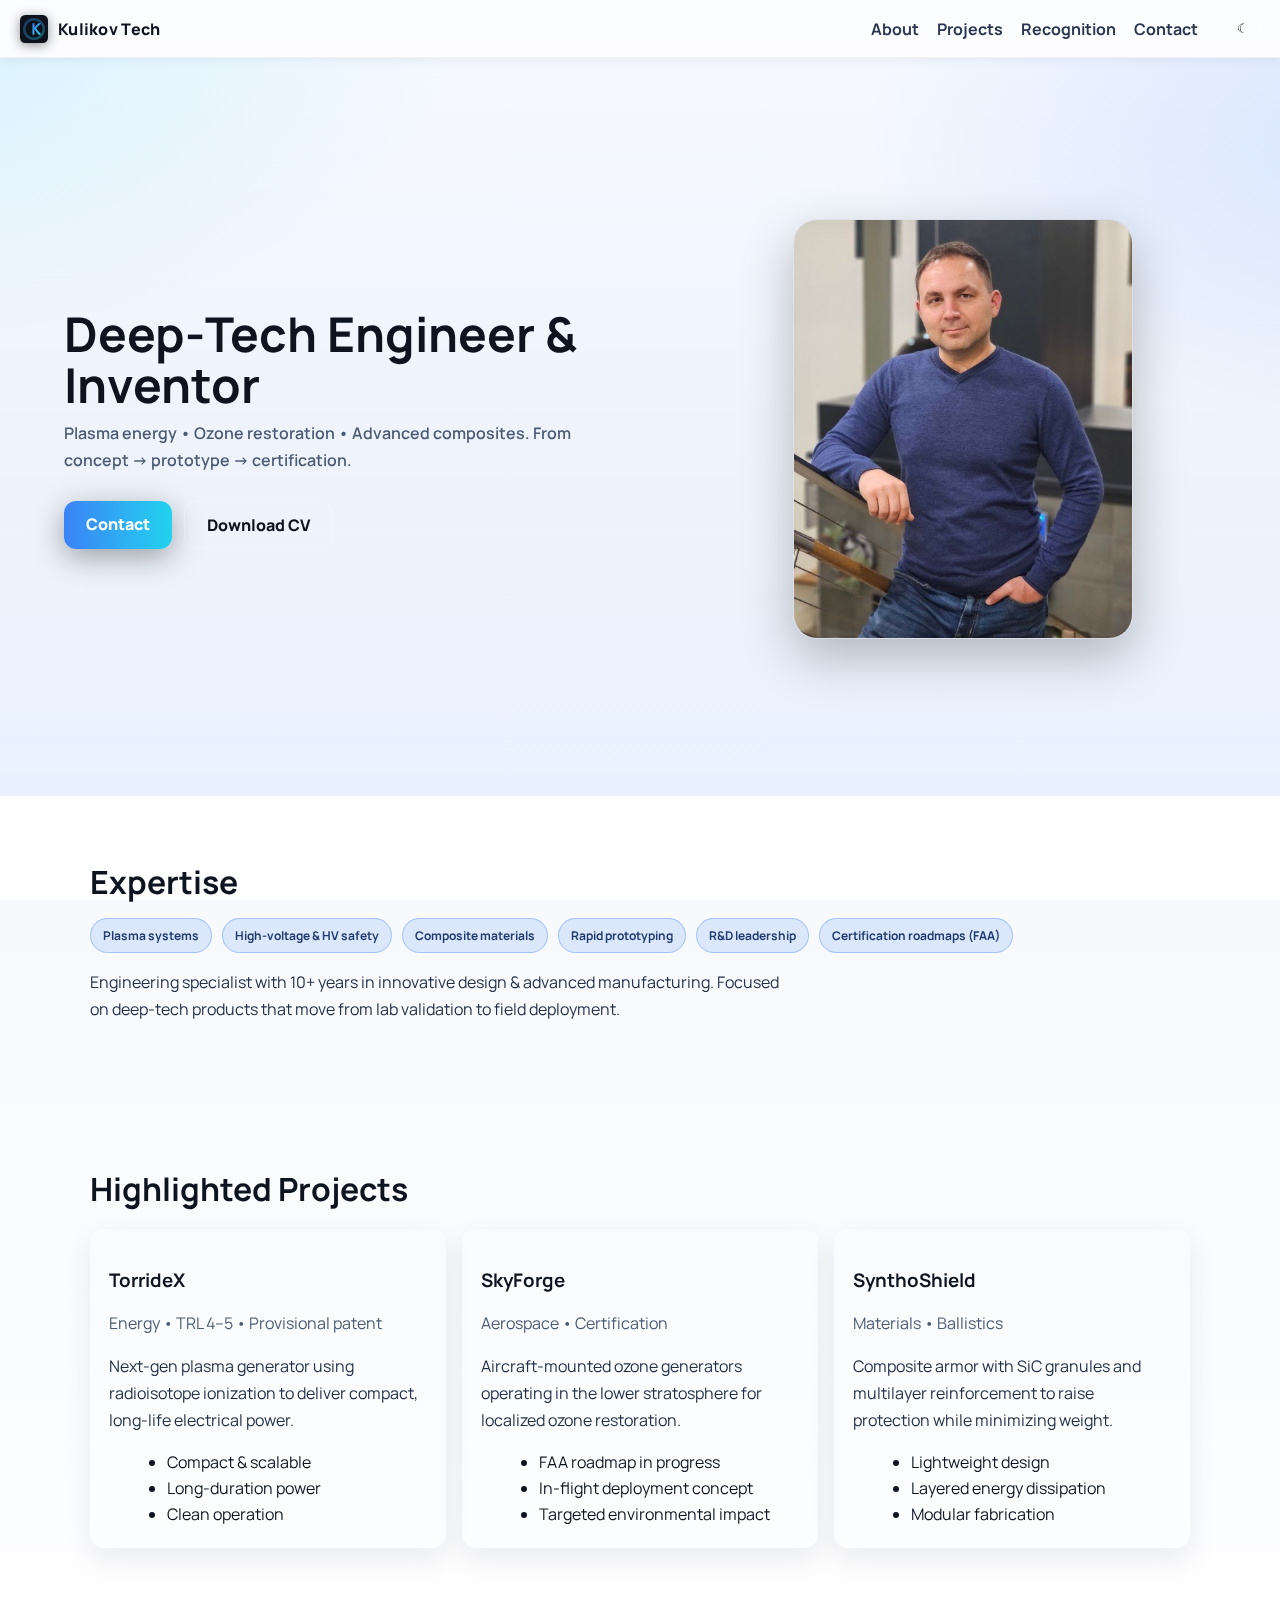
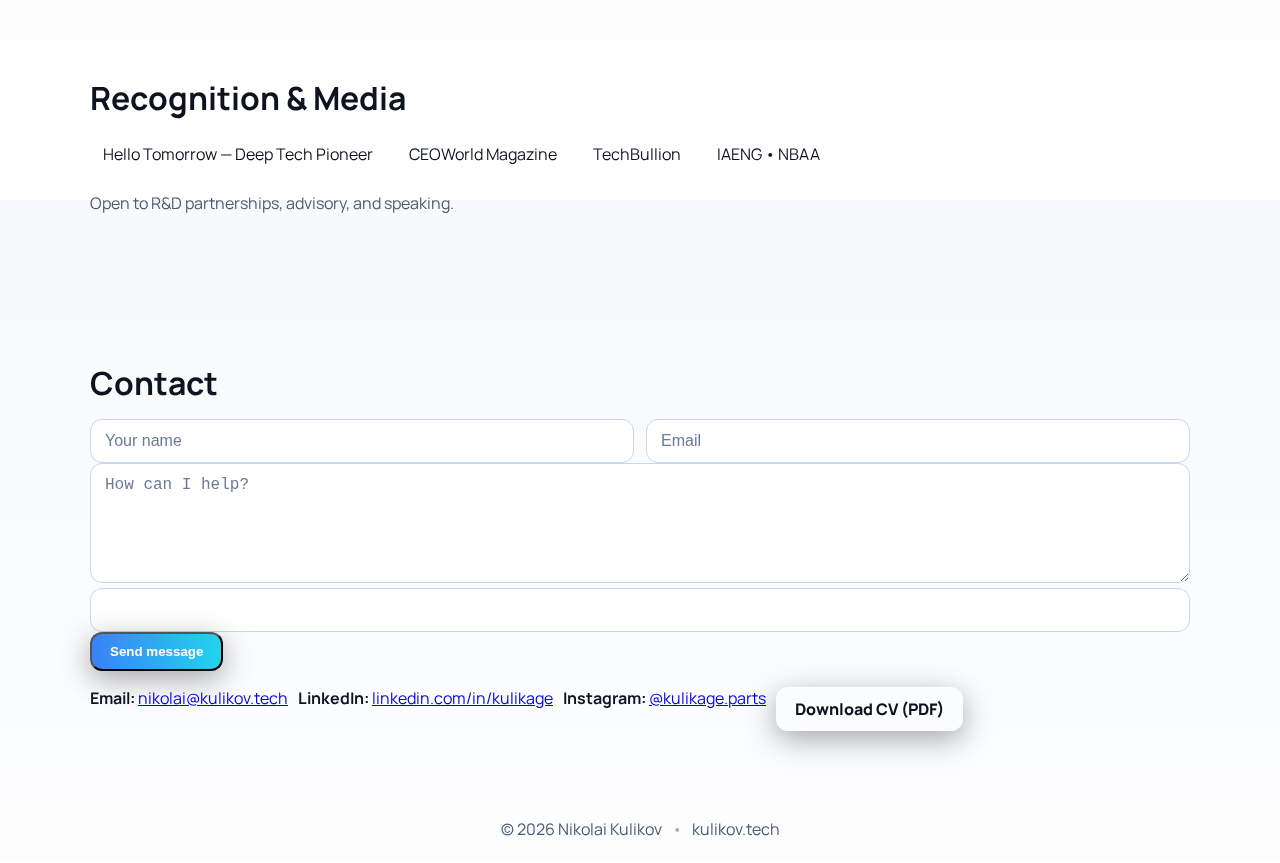
<file: index.html>
<!DOCTYPE html>
<html lang="en">
<head>
  <meta charset="utf-8" />
  <meta name="viewport" content="width=device-width, initial-scale=1" />
  <title>Nikolai Kulikov — Deep‑Tech Engineer & Inventor</title>
  <meta name="description" content="Deep‑tech engineer building plasma-based power systems, aircraft ozone generators, and advanced composite armor. Hello Tomorrow Deep Tech Pioneer."/>
  <meta name="theme-color" content="#0e131b"/>
  <meta property="og:title" content="Nikolai Kulikov — Deep‑Tech Engineer & Inventor">
  <meta property="og:description" content="Plasma energy • Ozone restoration • Advanced composites. From concept → prototype → certification.">
  <meta property="og:type" content="website">
  <meta property="og:image" content="assets/preview.png">
  <meta property="og:url" content="https://kulikov.tech">
  <link rel="icon" href="assets/favicon.svg">
  <link rel="manifest" href="manifest.json">
  <link rel="preconnect" href="https://fonts.gstatic.com" crossorigin>
  <link href="https://fonts.googleapis.com/css2?family=Manrope:wght@400;600;800&display=swap" rel="stylesheet">
  <link rel="stylesheet" href="styles.css" />
  <script type="application/ld+json">
  {
    "@context": "https://schema.org",
    "@type": "Person",
    "name": "Nikolai Kulikov",
    "jobTitle": "Deep-Tech Engineer & Inventor",
    "url": "https://kulikov.tech",
    "email": "mailto:nikolai@kulikov.tech",
    "image": "https://kulikov.tech/assets/photo.jpg",
    "sameAs": ["https://www.linkedin.com/in/kulicage","https://instagram.com/kulicage"],
    "knowsAbout": ["Plasma energy","Ozone generators","Composite armor","Aerospace certification"],
    "award": ["Hello Tomorrow Deep Tech Pioneer"]
  }
  </script>
</head>
<body>
  <header class="site-header">
    <a class="brand" href="#">
      <img class="brand-mark" src="assets/logo.svg" alt="K logo">
      <span class="brand-name">Kulikov Tech</span>
    </a>
    <button class="nav-toggle" aria-label="Open menu" id="navToggle"><span></span><span></span><span></span></button>
    <nav class="nav" id="siteNav">
      <a href="#about">About</a>
      <a href="#projects">Projects</a>
      <a href="#recognition">Recognition</a>
      <a href="#contact">Contact</a>
      <button id="themeBtn" class="theme-btn" aria-label="Toggle theme">☾</button>
    </nav>
  </header>

  <!-- HERO -->
  <section class="hero" id="home" aria-label="Intro">
    <div class="collage">
      <img src="assets/shot1.jpg" alt="" class="tile t1" loading="lazy" decoding="async">
      <img src="assets/shot2.jpg" alt="" class="tile t2" loading="lazy" decoding="async">
      <img src="assets/shot3.jpg" alt="" class="tile t3" loading="lazy" decoding="async">
      <img src="assets/shot4.jpg" alt="" class="tile t4" loading="lazy" decoding="async">
      <img src="assets/shot5.jpg" alt="" class="tile t5" loading="lazy" decoding="async">
      <img src="assets/shot6.jpg" alt="" class="tile t6" loading="lazy" decoding="async">
    </div>

    <div class="hero-inner">
      <div class="hero-text">
        <h1>Deep‑Tech Engineer & Inventor</h1>
        <p class="tagline">Plasma energy • Ozone restoration • Advanced composites. From concept → prototype → certification.</p>
        <div class="cta-row">
          <a class="hero-cta primary" href="#contact">Contact</a>
          <a class="hero-cta ghost" href="assets/Nikolai_Kulikov_CV.pdf" target="_blank" rel="noopener">Download CV</a>
        </div>
      </div>

      <div class="hero-portrait">
        <div class="portrait-frame">
          <img src="assets/photo.jpg" alt="Nikolai Kulikov portrait" loading="lazy" decoding="async">
          <div class="portrait-fallback"><img src="assets/photo.jpg" alt=""></div>
        </div>
      </div>
    </div>

 
  </section>

  <!-- EXPERTISE -->
  <section class="section" id="about">
    <div class="container">
      <h2>Expertise</h2>
      <ul class="chips">
        <li>Plasma systems</li><li>High‑voltage & HV safety</li><li>Composite materials</li>
        <li>Rapid prototyping</li><li>R&D leadership</li><li>Certification roadmaps (FAA)</li>
      </ul>
      <p class="lead">
        Engineering specialist with 10+ years in innovative design & advanced manufacturing. Focused on deep‑tech products that move from lab validation to field deployment.
      </p>
    </div>
  </section>

  <!-- PROJECTS as case cards -->
  <section class="section" id="projects">
    <div class="container">
      <h2>Highlighted Projects</h2>
      <div class="cards">
        <article class="card">
          <h3>TorrideX</h3>
          <p class="small">Energy • TRL 4–5 • Provisional patent</p>
          <p>Next‑gen plasma generator using radioisotope ionization to deliver compact, long‑life electrical power.</p>
          <ul class="facts"><li>Compact & scalable</li><li>Long‑duration power</li><li>Clean operation</li></ul>
        </article>
        <article class="card">
          <h3>SkyForge</h3>
          <p class="small">Aerospace • Certification</p>
          <p>Aircraft‑mounted ozone generators operating in the lower stratosphere for localized ozone restoration.</p>
          <ul class="facts"><li>FAA roadmap in progress</li><li>In‑flight deployment concept</li><li>Targeted environmental impact</li></ul>
        </article>
        <article class="card">
          <h3>SynthoShield</h3>
          <p class="small">Materials • Ballistics</p>
          <p>Composite armor with SiC granules and multilayer reinforcement to raise protection while minimizing weight.</p>
          <ul class="facts"><li>Lightweight design</li><li>Layered energy dissipation</li><li>Modular fabrication</li></ul>
        </article>
      </div>
    </div>
  </section>

  <!-- RECOGNITION -->
  <section class="section" id="recognition">
    <div class="container">
      <h2>Recognition & Media</h2>
      <div class="badges">
        <div class="badge">Hello Tomorrow — Deep Tech Pioneer</div>
        <div class="badge">CEOWorld Magazine</div>
        <div class="badge">TechBullion</div>
        <div class="badge">IAENG • NBAA</div>
      </div>
      <p class="note">Open to R&D partnerships, advisory, and speaking.</p>
    </div>
  </section>

  <!-- CONTACT -->
  <section class="section" id="contact">
    <div class="container contact">
      <h2>Contact</h2>
      <form class="form" action="https://formspree.io/f/xxxxxx" method="POST">
        <div class="grid">
          <input type="text" name="name" placeholder="Your name" required>
          <input type="email" name="email" placeholder="Email" required>
        </div>
        <textarea name="message" rows="5" placeholder="How can I help?" required></textarea>
        <input type="text" name="website" class="hp" tabindex="-1" autocomplete="off">
        <button class="btn" type="submit">Send message</button>
      </form>
      <ul class="links">
        <li><strong>Email:</strong> <a href="mailto:nikolai@kulikov.tech">nikolai@kulikov.tech</a></li>
        <li><strong>LinkedIn:</strong> <a href="https://linkedin.com/in/kulikage" target="_blank" rel="noopener">linkedin.com/in/kulikage</a></li>
        <li><strong>Instagram:</strong> <a href="https://instagram.com/kulikage.parts" target="_blank" rel="noopener">@kulikage.parts</a></li>
        <li><a class="btn ghost" href="assets/Nikolai_Kulikov_CV.pdf" target="_blank" rel="noopener">Download CV (PDF)</a></li>
      </ul>
    </div>
  </section>

  <footer class="site-footer">
    <div class="container">
      <span>© <span id="y"></span> Nikolai Kulikov</span>
      <span class="sep">•</span><span>kulikov.tech</span>
    </div>
  </footer>

  <script src="script.js"></script>
</body>
</html>
</file>
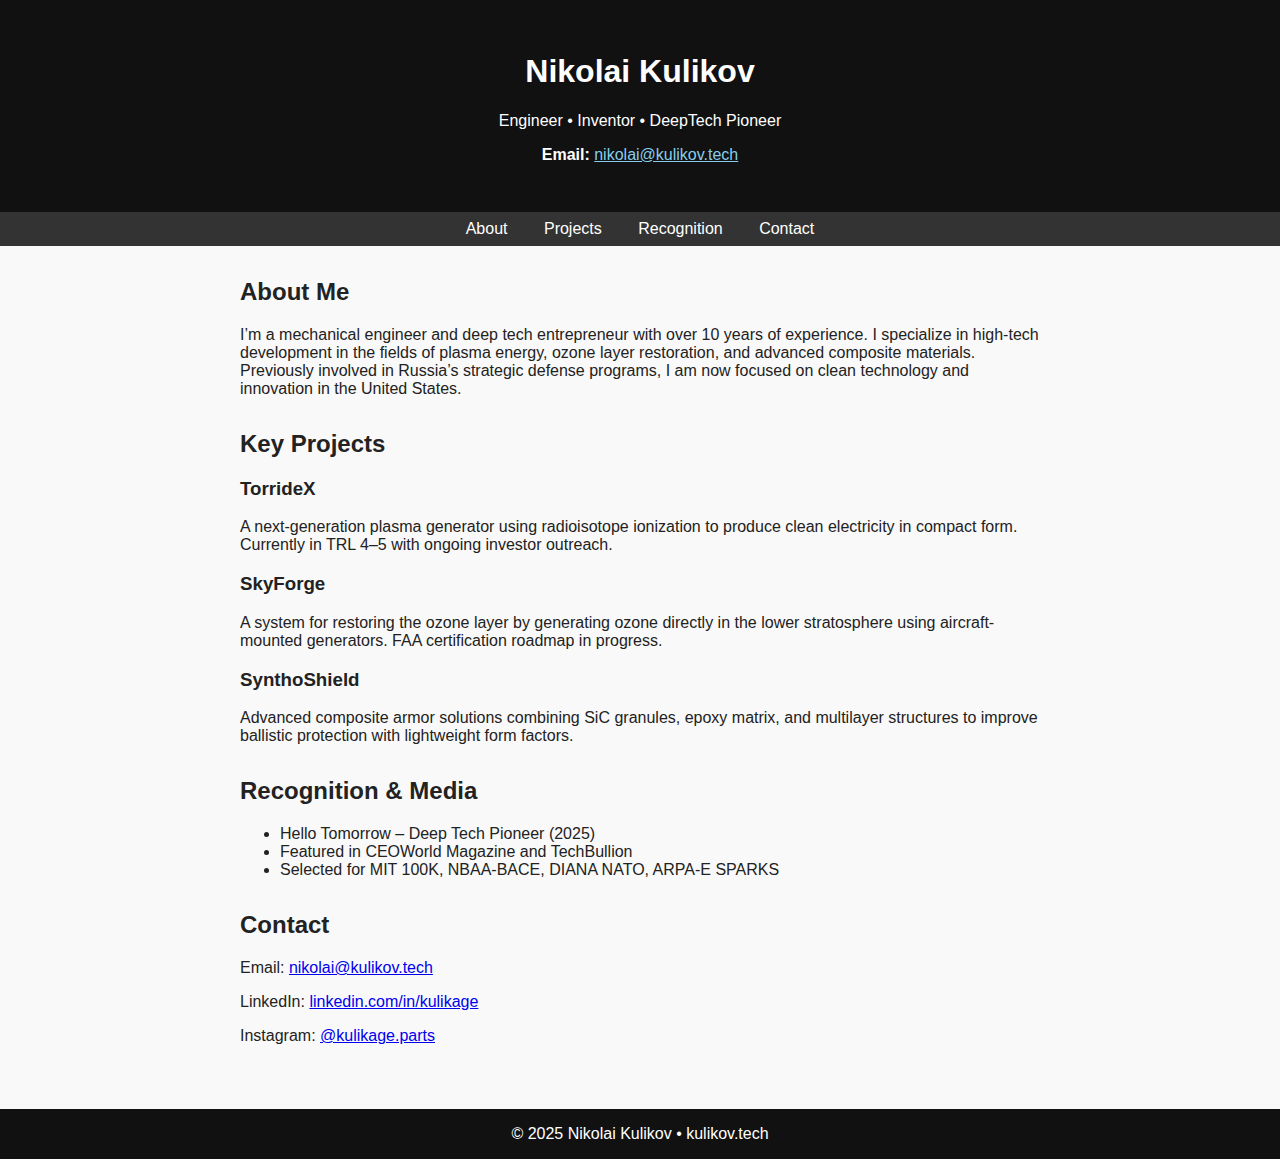
<file: Kulikov_Tech.html>
<!DOCTYPE html>
<html lang="en">
<head>
  <meta charset="UTF-8" />
  <meta name="viewport" content="width=device-width, initial-scale=1.0"/>
  <title>Nikolai Kulikov – Engineer & Innovator</title>
  <style>
    body {
      font-family: Arial, sans-serif;
      margin: 0;
      padding: 0;
      background: #f9f9f9;
      color: #222;
    }
    header {
      background: #111;
      color: white;
      padding: 2rem;
      text-align: center;
    }
    nav {
      background: #333;
      padding: 0.5rem;
      text-align: center;
    }
    nav a {
      color: white;
      margin: 0 1rem;
      text-decoration: none;
    }
    section {
      max-width: 800px;
      margin: 2rem auto;
      padding: 0 1rem;
    }
    footer {
      background: #111;
      color: white;
      text-align: center;
      padding: 1rem;
      margin-top: 4rem;
    }
  </style>
</head>
<body>

  <header>
    <h1>Nikolai Kulikov</h1>
    <p>Engineer • Inventor • DeepTech Pioneer</p>
    <p><strong>Email:</strong> <a href="mailto:nikolai@kulikov.tech" style="color:#87ceeb">nikolai@kulikov.tech</a></p>
  </header>

  <nav>
    <a href="#about">About</a>
    <a href="#projects">Projects</a>
    <a href="#media">Recognition</a>
    <a href="#contact">Contact</a>
  </nav>

  <section id="about">
    <h2>About Me</h2>
    <p>I’m a mechanical engineer and deep tech entrepreneur with over 10 years of experience. I specialize in high-tech development in the fields of plasma energy, ozone layer restoration, and advanced composite materials. Previously involved in Russia’s strategic defense programs, I am now focused on clean technology and innovation in the United States.</p>
  </section>

  <section id="projects">
    <h2>Key Projects</h2>
    <h3>TorrideX</h3>
    <p>A next-generation plasma generator using radioisotope ionization to produce clean electricity in compact form. Currently in TRL 4–5 with ongoing investor outreach.</p>

    <h3>SkyForge</h3>
    <p>A system for restoring the ozone layer by generating ozone directly in the lower stratosphere using aircraft-mounted generators. FAA certification roadmap in progress.</p>

    <h3>SynthoShield</h3>
    <p>Advanced composite armor solutions combining SiC granules, epoxy matrix, and multilayer structures to improve ballistic protection with lightweight form factors.</p>
  </section>

  <section id="media">
    <h2>Recognition & Media</h2>
    <ul>
      <li>Hello Tomorrow – Deep Tech Pioneer (2025)</li>
      <li>Featured in CEOWorld Magazine and TechBullion</li>
      <li>Selected for MIT 100K, NBAA-BACE, DIANA NATO, ARPA-E SPARKS</li>
    </ul>
  </section>

  <section id="contact">
    <h2>Contact</h2>
    <p>Email: <a href="mailto:nikolai@kulikov.tech">nikolai@kulikov.tech</a></p>
    <p>LinkedIn: <a href="https://www.linkedin.com/in/kulikage" target="_blank">linkedin.com/in/kulikage</a></p>
    <p>Instagram: <a href="https://www.instagram.com/kulikage.parts" target="_blank">@kulikage.parts</a></p>
  </section>

  <footer>
    &copy; 2025 Nikolai Kulikov • kulikov.tech
  </footer>

</body>
</html>
</file>
<file: styles.css>
:root{
  --bg:#0e131b; --bg-2:#0b111a;
  --panel:#121a27; --text:#e7eef9; --muted:#9fb0c9;
  --accent:#3b82f6; --accent-2:#22d3ee;
  --card:#101722; --ring:#2a3548;
  --shadow: 0 8px 30px rgba(0,0,0,.35);
}

@media (prefers-color-scheme: light){
  :root{
    --bg:#f7f9fc; --bg-2:#ffffff;
    --panel:#ffffff; --text:#0d1420; --muted:#4b5b73;
    --card:#ffffff; --ring:#dbe3f2;
  }
}

*{box-sizing:border-box}
html,body{height:100%}
body{
  margin:0;
  font-family:Manrope,system-ui,-apple-system,Segoe UI,Roboto,Arial,sans-serif;
  color:var(--text);
  background:linear-gradient(180deg,var(--bg) 0%, var(--bg-2) 100%);
}

/* =========== Header =========== */
.site-header{
  position:sticky; top:0; z-index:40;
  display:flex; align-items:center; justify-content:space-between;
  padding:14px 20px;
  background:rgba(10,14,20,.55);
  backdrop-filter:saturate(160%) blur(10px);
  border-bottom:1px solid rgba(255,255,255,.06);
  box-shadow:0 2px 10px rgba(0,0,0,.06);
}
@media (prefers-color-scheme: light){
  .site-header{background:rgba(255,255,255,.7); border-bottom:1px solid #eef2f7}
}

.brand{display:flex; align-items:center; gap:10px; color:var(--text); text-decoration:none; font-weight:800}
.brand-mark{width:28px;height:28px;filter:drop-shadow(0 2px 6px rgba(0,0,0,.45))}
.brand-name{letter-spacing:.3px}

.nav{display:flex; gap:18px; align-items:center}
.nav a{color:var(--muted); text-decoration:none; font-weight:700}
.nav a:hover{color:var(--text)}
.theme-btn{
  margin-left:10px; background:none; border:1px solid rgba(255,255,255,.2);
  color:var(--text); padding:6px 10px; border-radius:10px; cursor:pointer
}

/* mobile menu button */
.nav-toggle{display:none; background:none; border:0; cursor:pointer}
.nav-toggle span{display:block; width:24px; height:2px; background:var(--text); margin:5px 0}

/* =========== Hero (Variant A: gradient + noise) =========== */
.hero{
  position:relative;
  min-height:82vh;
  display:flex;
  align-items:center;
  overflow:hidden;
  background:
    radial-gradient(1000px 600px at -10% -10%, rgba(34,211,238,.16), transparent 60%),
    radial-gradient(900px 500px at 110% 10%, rgba(59,130,246,.16), transparent 60%),
    linear-gradient(180deg, #f5f8ff 0%, #eef3fb 60%, #e9f1ff 100%);
}
@media (prefers-color-scheme: dark){
  .hero{
    background:
      radial-gradient(1000px 600px at -10% -10%, rgba(34,211,238,.20), transparent 60%),
      radial-gradient(900px 500px at 110% 10%, rgba(59,130,246,.20), transparent 60%),
      linear-gradient(180deg, #0e131b 0%, #0b111a 100%);
  }
}
.hero::after{
  content:"";
  position:absolute; inset:0; pointer-events:none;
  z-index:0;
  background-image: url("data:image/svg+xml;utf8,\
  <svg xmlns='http://www.w3.org/2000/svg' width='120' height='120' viewBox='0 0 120 120'>\
    <filter id='n'><feTurbulence type='fractalNoise' baseFrequency='0.9' numOctaves='2' stitchTiles='stitch'/>\
    <feColorMatrix type='saturate' values='0'/>\
    <feComponentTransfer><feFuncA type='table' tableValues='0 0 0 0 0 0.04'/></feComponentTransfer></filter>\
    <rect width='120' height='120' filter='url(%23n)'/>\
  </svg>");
}

/* hero layout & text */
.hero-inner{
  position:relative; z-index:1;     /* контент над шумом */
  width:100%; max-width:1200px; margin:0 auto;
  padding:72px 24px 68px;
  display:grid; grid-template-columns: 1.1fr .9fr; gap:28px; align-items:center;
}
.hero-text h1{font-size:48px; line-height:1.05; margin:0 0 10px}
.tagline{color:var(--muted); font-weight:600; margin:0 0 26px; max-width:52ch}
.cta-row{display:flex; gap:12px; flex-wrap:wrap}
.hero-cta{
  display:inline-block; text-decoration:none; padding:12px 22px; border-radius:12px; font-weight:800;
  transition:.18s ease;
}
.hero-cta.primary{color:#fff; background:linear-gradient(90deg,var(--accent),var(--accent-2)); box-shadow:var(--shadow)}
.hero-cta.ghost{color:var(--text); border:1px solid rgba(255,255,255,.25)}
.hero-cta.primary:hover, .btn:hover{transform:translateY(-1px); filter:saturate(110%)}
.hero-cta.ghost:hover{border-color:rgba(59,130,246,.5)}

/* portrait */
.hero-portrait{display:flex; justify-content:center}
.portrait-frame{
  width:340px; height:420px; border-radius:24px;
  background:rgba(255,255,255,.03);
  border:1px solid rgba(0,0,0,.08);
  box-shadow:0 18px 50px rgba(0,0,0,.25);
  overflow:hidden; position:relative;
}
.portrait-frame img{
  position:relative; z-index:1;
  width:100%; height:100%;
  object-fit:cover;
  filter:none;
}
.portrait-fallback{
  display:none;
  position:absolute; inset:0; place-items:center;
  background:linear-gradient(180deg,#0a0f18 0,#0c121c 100%);
  opacity:.25;
}
.portrait-frame.noimg .portrait-fallback{display:grid}

/* полностью убираем коллаж */
.collage{ display:none !important; }

/* =========== Sections =========== */
.section{padding:64px 20px}
.container{max-width:1100px; margin:0 auto}
h2{font-size:32px; margin:0 0 14px}
p{line-height:1.7; color:#dfe7f6}
@media (prefers-color-scheme: light){ p{color:#233047} }
.lead{max-width:70ch}

/* chips */
.chips{display:flex; flex-wrap:wrap; gap:10px; list-style:none; padding:0; margin:0 0 16px}
.chips li{
  padding:8px 12px; border-radius:999px;
  background:rgba(59,130,246,.15); color:#1f3a6d;
  border:1px solid rgba(59,130,246,.35); font-weight:700; font-size:12px
}

/* cards */
.cards{display:grid; grid-template-columns:repeat(3,1fr); gap:16px; margin-top:18px}
.card{
  background:rgba(255,255,255,.03);
  border:1px solid rgba(255,255,255,.08);
  border-radius:14px; padding:18px; box-shadow:var(--shadow)
}
.card .small{color:var(--muted); margin-top:-2px}
.facts{margin:10px 0 0 18px} .facts li{margin:4px 0}

@media (prefers-color-scheme: light){
  .card{ box-shadow:0 10px 28px rgba(18,26,39,.08) }
  .nav a{ color:#2a3650 } .nav a:hover{ color:#0d1420 }
}

/* recognition */
.badges{display:flex; flex-wrap:wrap; gap:10px}
.badge{padding:8px 12px; border:1px dashed rgba(255,255,255,.25); border-radius:10px}
.note{color:var(--muted)}

/* contact – улучшенные контуры и фокус */
.form .grid{display:grid; grid-template-columns:1fr 1fr; gap:12px}
.form input, .form textarea{
  width:100%; padding:12px 14px; border-radius:12px;
  border:1px solid rgba(255,255,255,.28);
  background:rgba(255,255,255,.04);
  color:var(--text); font-size:16px;
  transition:border-color .15s ease, box-shadow .15s ease, background .15s ease;
}
.form input::placeholder, .form textarea::placeholder{ color:rgba(231,238,249,.65) }
.form input:hover, .form textarea:hover{ border-color:rgba(255,255,255,.4) }
.form input:focus, .form textarea:focus{
  outline:none; border-color:#66a8ff; box-shadow:0 0 0 3px rgba(59,130,246,.35);
  background:rgba(255,255,255,.06);
}
.form textarea{resize:vertical; min-height:120px}
.links{list-style:none; padding:0; margin:16px 0 0; display:flex; gap:10px; flex-wrap:wrap}
.btn{
  display:inline-block; text-decoration:none; color:#fff;
  background:linear-gradient(90deg,var(--accent),var(--accent-2));
  padding:10px 18px; border-radius:12px; font-weight:800; box-shadow:var(--shadow);
  transition:.18s ease;
}
.btn.ghost{color:var(--text); background:none; border:1px solid rgba(255,255,255,.25)}

@media (prefers-color-scheme: light){
  .form input, .form textarea{ border:1px solid #c8d6f2; background:#fff; color:#0d1420 }
  .form input::placeholder, .form textarea::placeholder{ color:#6b7a95 }
  .form input:hover, .form textarea:hover{ border-color:#a9bfe8 }
  .form input:focus, .form textarea:focus{
    border-color:#5a9fff; box-shadow:0 0 0 3px rgba(59,130,246,.25); background:#fff;
  }
}

/* footer */
.site-footer{border-top:1px solid rgba(255,255,255,.08); padding:22px 0; color:var(--muted)}
.site-footer .container{display:flex; gap:10px; align-items:center; justify-content:center}
.sep{opacity:.5}

/* =========== Responsive =========== */
@media (max-width:980px){
  .hero-inner{grid-template-columns:1fr; gap:26px; padding-bottom:60px}
  .hero-text h1{font-size:40px}
  .cards{grid-template-columns:1fr}
  .nav{display:none; position:absolute; right:20px; top:60px; background:#0b111a;
       border:1px solid rgba(255,255,255,.08); border-radius:12px; padding:10px 14px; box-shadow:var(--shadow)}
  .nav a{display:block; padding:8px 4px}
  .nav.open{display:block}
  .nav-toggle{display:block}
}

@media (prefers-reduced-motion: reduce){
  *{animation:none!important; transition:none!important}
}
</file>
